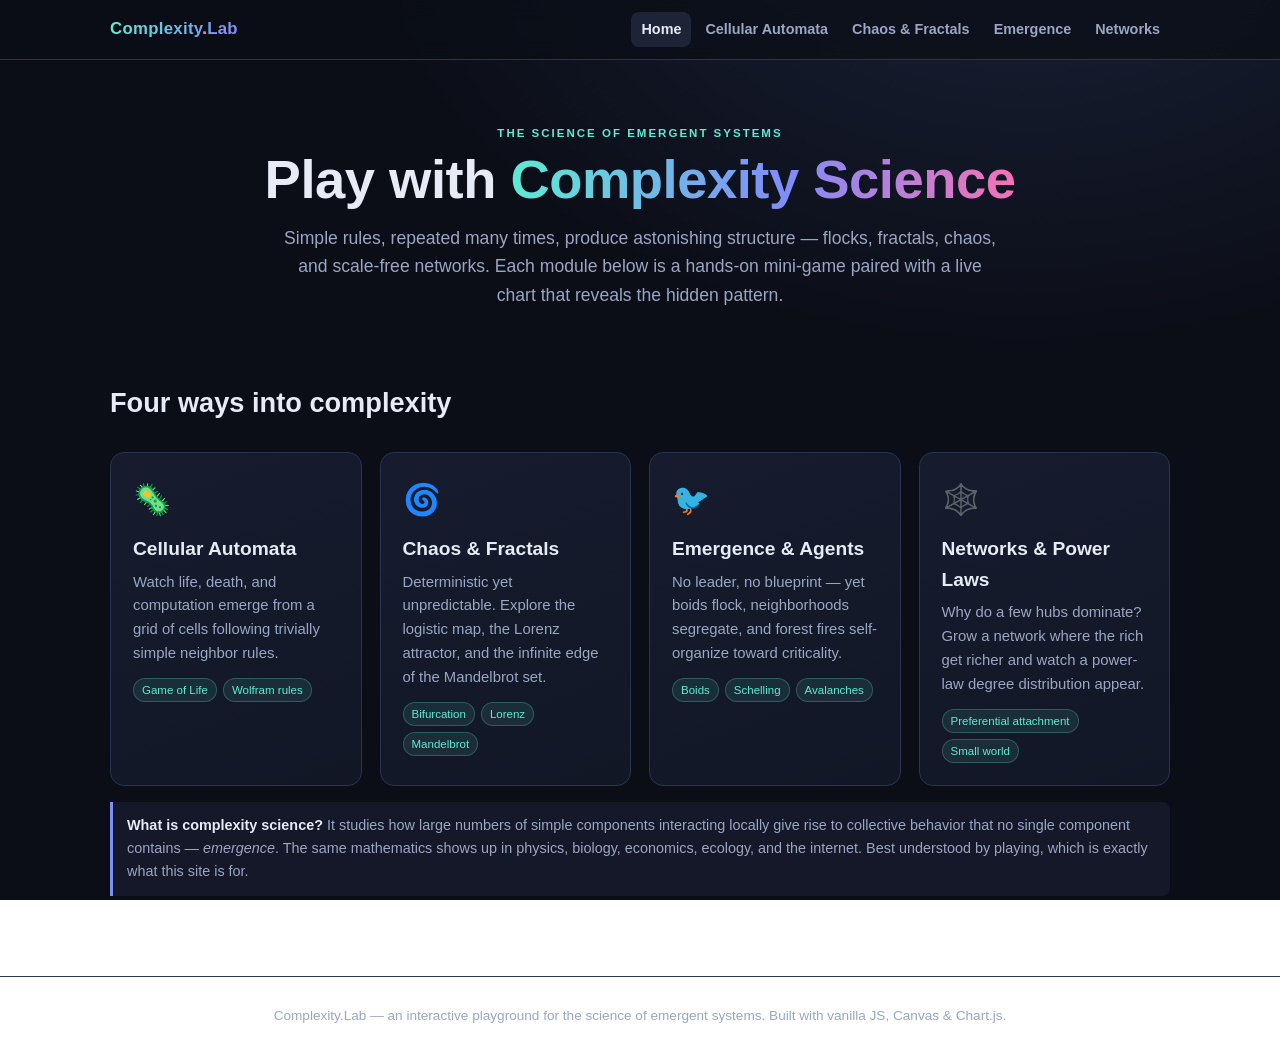
<file: complexity/index.html>
<!DOCTYPE html>
<html lang="en">
<head>
  <meta charset="UTF-8" />
  <meta name="viewport" content="width=device-width, initial-scale=1.0" />
  <title>Complexity.Lab — Interactive Complexity Science</title>
  <meta name="description" content="Explore complexity science through interactive mini-games and live charts: cellular automata, chaos, emergence, and networks." />
  <link rel="preconnect" href="https://fonts.googleapis.com" />
  <link rel="stylesheet" href="css/style.css" />
</head>
<body data-page="home">
  <main class="wrap">
    <section class="hero">
      <div class="eyebrow">The science of emergent systems</div>
      <h1>Play with <span class="grad">Complexity Science</span></h1>
      <p>
        Simple rules, repeated many times, produce astonishing structure — flocks,
        fractals, chaos, and scale-free networks. Each module below is a hands-on
        mini-game paired with a live chart that reveals the hidden pattern.
      </p>
    </section>

    <section class="page">
      <h2 class="section-title">Four ways into complexity</h2>
      <div class="card-grid">
        <a class="card" href="cellular-automata.html">
          <div class="emoji">🦠</div>
          <h3>Cellular Automata</h3>
          <p>Watch life, death, and computation emerge from a grid of cells following
             trivially simple neighbor rules.</p>
          <div class="tags">
            <span class="tag">Game of Life</span>
            <span class="tag">Wolfram rules</span>
          </div>
        </a>

        <a class="card" href="chaos-fractals.html">
          <div class="emoji">🌀</div>
          <h3>Chaos &amp; Fractals</h3>
          <p>Deterministic yet unpredictable. Explore the logistic map, the Lorenz
             attractor, and the infinite edge of the Mandelbrot set.</p>
          <div class="tags">
            <span class="tag">Bifurcation</span>
            <span class="tag">Lorenz</span>
            <span class="tag">Mandelbrot</span>
          </div>
        </a>

        <a class="card" href="emergence.html">
          <div class="emoji">🐦</div>
          <h3>Emergence &amp; Agents</h3>
          <p>No leader, no blueprint — yet boids flock, neighborhoods segregate, and
             forest fires self-organize toward criticality.</p>
          <div class="tags">
            <span class="tag">Boids</span>
            <span class="tag">Schelling</span>
            <span class="tag">Avalanches</span>
          </div>
        </a>

        <a class="card" href="networks.html">
          <div class="emoji">🕸️</div>
          <h3>Networks &amp; Power Laws</h3>
          <p>Why do a few hubs dominate? Grow a network where the rich get richer and
             watch a power-law degree distribution appear.</p>
          <div class="tags">
            <span class="tag">Preferential attachment</span>
            <span class="tag">Small world</span>
          </div>
        </a>
      </div>

      <div class="note">
        <b>What is complexity science?</b> It studies how large numbers of simple
        components interacting locally give rise to collective behavior that no single
        component contains — <i>emergence</i>. The same mathematics shows up in
        physics, biology, economics, ecology, and the internet. Best understood by
        playing, which is exactly what this site is for.
      </div>
    </section>
  </main>

  <script src="js/nav.js"></script>
</body>
</html>
</file>
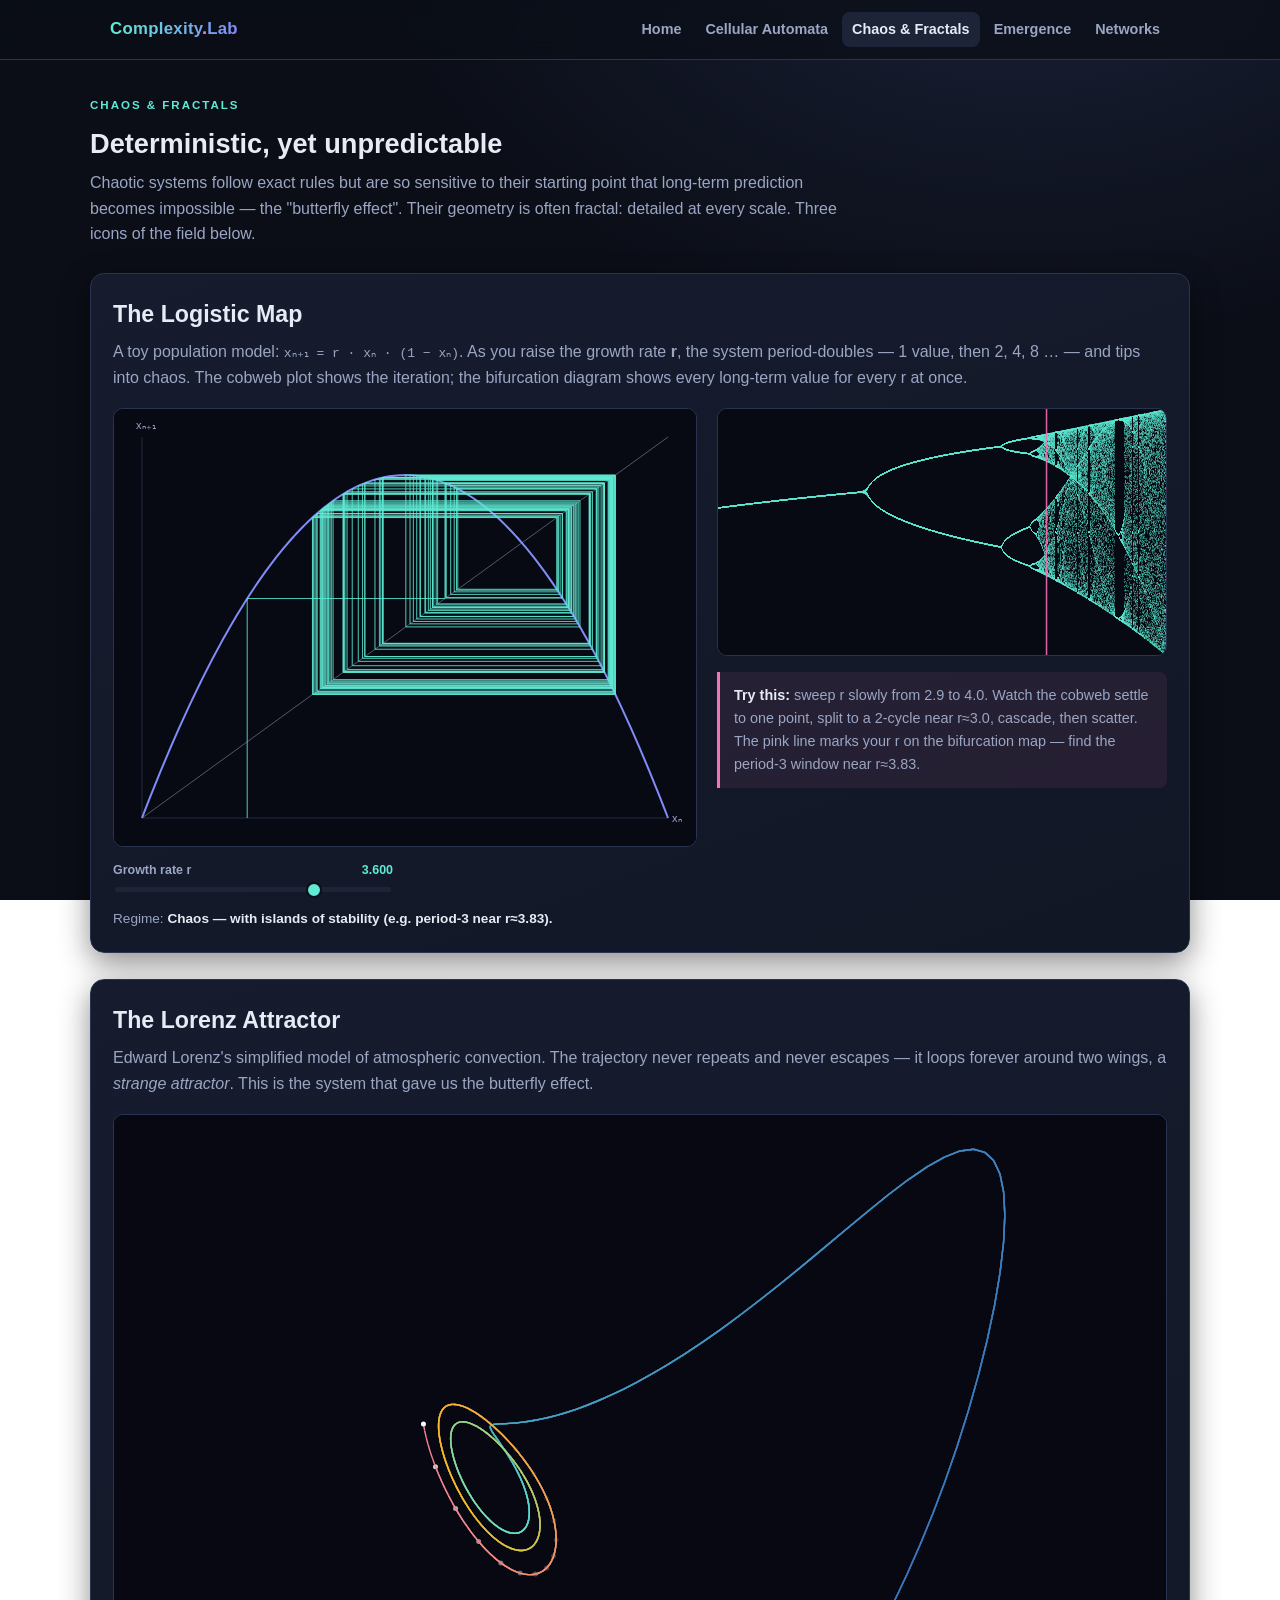
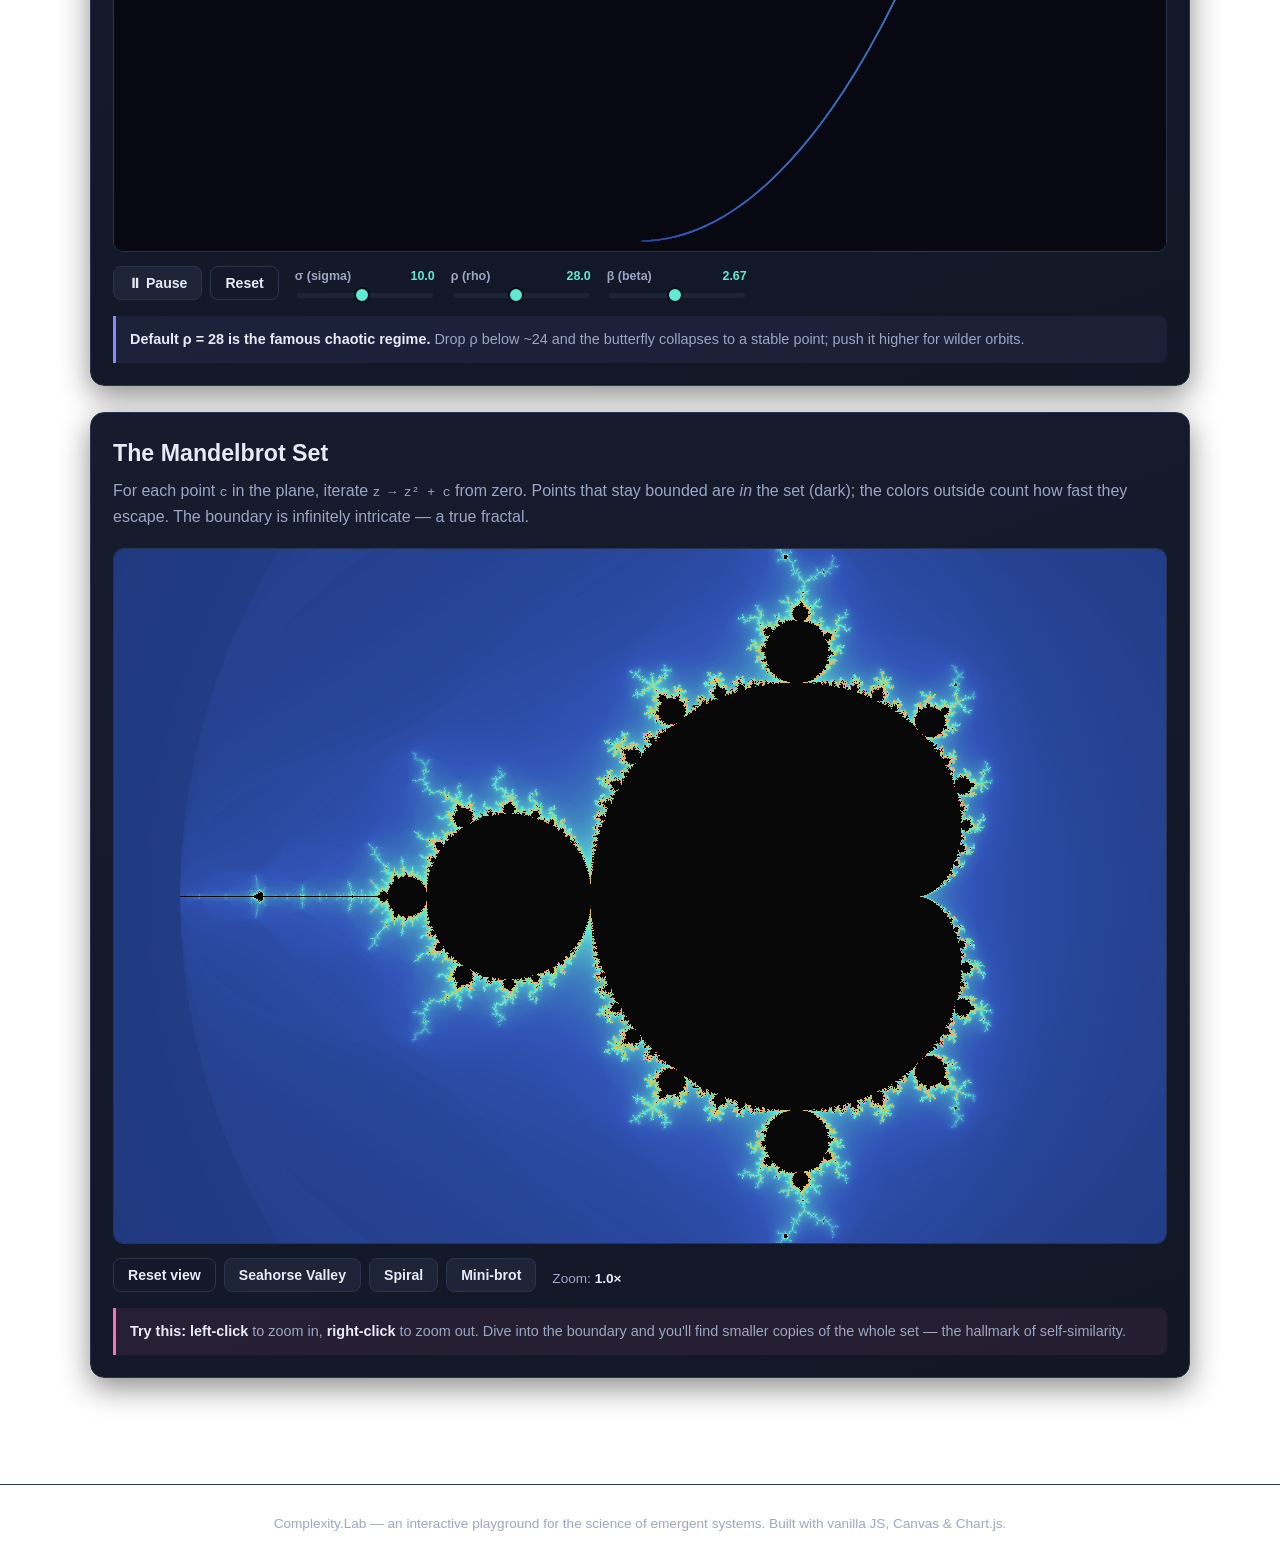
<file: complexity/chaos-fractals.html>
<!DOCTYPE html>
<html lang="en">
<head>
  <meta charset="UTF-8" />
  <meta name="viewport" content="width=device-width, initial-scale=1.0" />
  <title>Chaos &amp; Fractals — Complexity.Lab</title>
  <link rel="stylesheet" href="css/style.css" />
</head>
<body data-page="chaos">
  <main class="wrap page">
    <div class="eyebrow">Chaos &amp; Fractals</div>
    <h1 class="section-title">Deterministic, yet unpredictable</h1>
    <p class="page-intro">
      Chaotic systems follow exact rules but are so sensitive to their starting point
      that long-term prediction becomes impossible — the "butterfly effect". Their
      geometry is often fractal: detailed at every scale. Three icons of the field below.
    </p>

    <!-- ===================== Logistic Map ===================== -->
    <section class="module">
      <h2>The Logistic Map</h2>
      <p class="lead">
        A toy population model: <code>xₙ₊₁ = r · xₙ · (1 − xₙ)</code>. As you raise the
        growth rate <b>r</b>, the system period-doubles — 1 value, then 2, 4, 8 … — and
        tips into chaos. The cobweb plot shows the iteration; the bifurcation diagram
        shows every long-term value for every r at once.
      </p>

      <div class="module-grid split">
        <div>
          <div class="canvas-wrap"><canvas id="logi-cobweb"></canvas></div>
          <div class="controls">
            <div class="control" style="min-width:280px">
              <label for="logi-r">Growth rate r <span class="val" data-val="logi-r"></span></label>
              <input type="range" id="logi-r" min="2.5" max="4.0" step="0.001" value="3.6" />
            </div>
          </div>
          <div class="readout"><span>Regime: <b id="logi-regime"></b></span></div>
        </div>
        <div>
          <div class="canvas-wrap"><canvas id="logi-bif"></canvas></div>
          <div class="note try">
            <b>Try this:</b> sweep r slowly from 2.9 to 4.0. Watch the cobweb settle to
            one point, split to a 2-cycle near r≈3.0, cascade, then scatter. The pink
            line marks your r on the bifurcation map — find the period-3 window near
            r≈3.83.
          </div>
        </div>
      </div>
    </section>

    <!-- ===================== Lorenz ===================== -->
    <section class="module">
      <h2>The Lorenz Attractor</h2>
      <p class="lead">
        Edward Lorenz's simplified model of atmospheric convection. The trajectory never
        repeats and never escapes — it loops forever around two wings, a
        <i>strange attractor</i>. This is the system that gave us the butterfly effect.
      </p>
      <div class="canvas-wrap"><canvas id="lorenz-canvas"></canvas></div>
      <div class="controls">
        <div class="btn-row">
          <button class="btn" id="lorenz-play">⏸ Pause</button>
          <button class="btn ghost" id="lorenz-reset">Reset</button>
        </div>
        <div class="control"><label for="lorenz-sigma">σ (sigma) <span class="val" data-val="lorenz-sigma"></span></label>
          <input type="range" id="lorenz-sigma" min="1" max="20" step="0.1" value="10" /></div>
        <div class="control"><label for="lorenz-rho">ρ (rho) <span class="val" data-val="lorenz-rho"></span></label>
          <input type="range" id="lorenz-rho" min="1" max="60" step="0.1" value="28" /></div>
        <div class="control"><label for="lorenz-beta">β (beta) <span class="val" data-val="lorenz-beta"></span></label>
          <input type="range" id="lorenz-beta" min="0.5" max="5" step="0.01" value="2.67" /></div>
      </div>
      <div class="note">
        <b>Default ρ = 28 is the famous chaotic regime.</b> Drop ρ below ~24 and the
        butterfly collapses to a stable point; push it higher for wilder orbits.
      </div>
    </section>

    <!-- ===================== Mandelbrot ===================== -->
    <section class="module">
      <h2>The Mandelbrot Set</h2>
      <p class="lead">
        For each point <code>c</code> in the plane, iterate <code>z → z² + c</code> from
        zero. Points that stay bounded are <i>in</i> the set (dark); the colors outside
        count how fast they escape. The boundary is infinitely intricate — a true fractal.
      </p>
      <div class="canvas-wrap"><canvas id="mandel-canvas"></canvas></div>
      <div class="controls">
        <div class="btn-row">
          <button class="btn ghost" id="mandel-reset">Reset view</button>
          <button class="btn" data-mandel="-0.745,0.113,0.02">Seahorse Valley</button>
          <button class="btn" data-mandel="-0.16,1.0405,0.05">Spiral</button>
          <button class="btn" data-mandel="0.2815,0.5331,0.02">Mini-brot</button>
        </div>
        <div class="readout"><span>Zoom: <b id="mandel-zoom">1.0×</b></span></div>
      </div>
      <div class="note try">
        <b>Try this:</b> <b>left-click</b> to zoom in, <b>right-click</b> to zoom out.
        Dive into the boundary and you'll find smaller copies of the whole set — the
        hallmark of self-similarity.
      </div>
    </section>
  </main>

  <script src="js/utils.js"></script>
  <script src="js/nav.js"></script>
  <script src="js/sims/logistic.js"></script>
  <script src="js/sims/lorenz.js"></script>
  <script src="js/sims/mandelbrot.js"></script>
</body>
</html>
</file>
<file: complexity/css/style.css>
/* Complexity Science — shared theme */
:root {
  --bg: #0b0e17;
  --bg-soft: #121726;
  --panel: #161c2e;
  --panel-2: #1d2438;
  --border: #2a3450;
  --text: #e6ebf5;
  --muted: #9aa6c4;
  --accent: #5eead4;
  --accent-2: #818cf8;
  --accent-3: #f472b6;
  --warn: #fbbf24;
  --good: #34d399;
  --bad: #f87171;
  --shadow: 0 10px 30px rgba(0, 0, 0, 0.45);
  --radius: 14px;
}

* { box-sizing: border-box; }

html { scroll-behavior: smooth; }

body {
  margin: 0;
  font-family: "Inter", -apple-system, BlinkMacSystemFont, "Segoe UI", Roboto, Helvetica, Arial, sans-serif;
  background: radial-gradient(1200px 800px at 80% -10%, #1a2138 0%, var(--bg) 55%) fixed;
  color: var(--text);
  line-height: 1.6;
  -webkit-font-smoothing: antialiased;
}

a { color: var(--accent); text-decoration: none; }
a:hover { text-decoration: underline; }

/* ---------- Header / Nav ---------- */
.site-header {
  position: sticky;
  top: 0;
  z-index: 50;
  backdrop-filter: blur(10px);
  background: rgba(11, 14, 23, 0.72);
  border-bottom: 1px solid var(--border);
}
.nav-inner {
  max-width: 1100px;
  margin: 0 auto;
  padding: 12px 20px;
  display: flex;
  align-items: center;
  gap: 18px;
  flex-wrap: wrap;
}
.brand {
  font-weight: 800;
  letter-spacing: 0.3px;
  font-size: 1.05rem;
  background: linear-gradient(90deg, var(--accent), var(--accent-2));
  -webkit-background-clip: text;
  background-clip: text;
  color: transparent;
  white-space: nowrap;
}
.brand .dot { color: var(--accent-3); -webkit-text-fill-color: var(--accent-3); }
.nav-links { display: flex; gap: 4px; flex-wrap: wrap; margin-left: auto; }
.nav-links a {
  color: var(--muted);
  padding: 6px 10px;
  border-radius: 8px;
  font-size: 0.9rem;
  font-weight: 600;
}
.nav-links a:hover { color: var(--text); background: var(--panel-2); text-decoration: none; }
.nav-links a.active { color: var(--text); background: var(--panel-2); }

/* ---------- Layout ---------- */
.wrap { max-width: 1100px; margin: 0 auto; padding: 0 20px; }
.page { padding: 36px 0 80px; }

.hero { padding: 64px 0 28px; text-align: center; }
.hero h1 {
  font-size: clamp(2rem, 5vw, 3.4rem);
  line-height: 1.1;
  margin: 0 0 14px;
  letter-spacing: -0.5px;
}
.hero .grad {
  background: linear-gradient(90deg, var(--accent), var(--accent-2) 55%, var(--accent-3));
  -webkit-background-clip: text;
  background-clip: text;
  color: transparent;
}
.hero p { max-width: 720px; margin: 0 auto; color: var(--muted); font-size: 1.1rem; }

.section-title { font-size: 1.7rem; margin: 8px 0 4px; }
.page-intro { color: var(--muted); max-width: 760px; margin: 0 0 26px; }

.eyebrow {
  text-transform: uppercase;
  letter-spacing: 2px;
  font-size: 0.72rem;
  font-weight: 700;
  color: var(--accent);
  margin-bottom: 8px;
}

/* ---------- Cards (hub) ---------- */
.card-grid {
  display: grid;
  grid-template-columns: repeat(auto-fit, minmax(250px, 1fr));
  gap: 18px;
  margin-top: 28px;
}
.card {
  display: block;
  background: linear-gradient(160deg, var(--panel), var(--bg-soft));
  border: 1px solid var(--border);
  border-radius: var(--radius);
  padding: 22px;
  color: var(--text);
  transition: transform 0.18s ease, border-color 0.18s ease, box-shadow 0.18s ease;
}
.card:hover {
  transform: translateY(-4px);
  border-color: var(--accent-2);
  box-shadow: var(--shadow);
  text-decoration: none;
}
.card .emoji { font-size: 1.9rem; }
.card h3 { margin: 10px 0 6px; font-size: 1.2rem; }
.card p { margin: 0; color: var(--muted); font-size: 0.93rem; }
.card .tags { margin-top: 12px; display: flex; gap: 6px; flex-wrap: wrap; }

.tag {
  font-size: 0.72rem;
  color: var(--accent);
  background: rgba(94, 234, 212, 0.1);
  border: 1px solid rgba(94, 234, 212, 0.25);
  padding: 2px 8px;
  border-radius: 999px;
}

/* ---------- Module (sim block) ---------- */
.module {
  background: linear-gradient(160deg, var(--panel), var(--bg-soft));
  border: 1px solid var(--border);
  border-radius: var(--radius);
  padding: 22px;
  margin: 26px 0;
  box-shadow: var(--shadow);
}
.module h2 { margin: 0 0 6px; font-size: 1.45rem; }
.module .lead { color: var(--muted); margin: 0 0 18px; }

.module-grid {
  display: grid;
  grid-template-columns: 1fr;
  gap: 20px;
}
@media (min-width: 860px) {
  .module-grid.split { grid-template-columns: 1.3fr 1fr; align-items: start; }
}

.canvas-wrap {
  position: relative;
  background: #070a12;
  border: 1px solid var(--border);
  border-radius: 10px;
  overflow: hidden;
}
canvas { display: block; width: 100%; height: auto; }

.chart-box {
  background: #070a12;
  border: 1px solid var(--border);
  border-radius: 10px;
  padding: 10px;
  min-height: 220px;
}
.chart-box.tall { min-height: 300px; }

/* ---------- Controls ---------- */
.controls {
  display: flex;
  flex-wrap: wrap;
  gap: 10px 16px;
  align-items: center;
  margin: 14px 0;
}
.control { display: flex; flex-direction: column; gap: 4px; min-width: 140px; }
.control label { font-size: 0.78rem; color: var(--muted); font-weight: 600; display: flex; justify-content: space-between; gap: 10px; }
.control label .val { color: var(--accent); font-variant-numeric: tabular-nums; }

input[type="range"] {
  -webkit-appearance: none;
  appearance: none;
  height: 5px;
  border-radius: 999px;
  background: var(--panel-2);
  outline: none;
}
input[type="range"]::-webkit-slider-thumb {
  -webkit-appearance: none;
  width: 16px; height: 16px;
  border-radius: 50%;
  background: var(--accent);
  cursor: pointer;
  border: 2px solid #0b0e17;
}
input[type="range"]::-moz-range-thumb {
  width: 16px; height: 16px;
  border-radius: 50%;
  background: var(--accent);
  cursor: pointer;
  border: 2px solid #0b0e17;
}

button.btn, select {
  background: var(--panel-2);
  color: var(--text);
  border: 1px solid var(--border);
  border-radius: 8px;
  padding: 8px 14px;
  font-size: 0.88rem;
  font-weight: 600;
  cursor: pointer;
  font-family: inherit;
  transition: background 0.15s ease, border-color 0.15s ease;
}
button.btn:hover { background: var(--accent-2); border-color: var(--accent-2); color: #0b0e17; }
button.btn.primary { background: var(--accent); border-color: var(--accent); color: #06231f; }
button.btn.primary:hover { filter: brightness(1.08); }
button.btn.ghost { background: transparent; }
select { cursor: pointer; }
select:focus { outline: 1px solid var(--accent-2); }

.btn-row { display: flex; gap: 8px; flex-wrap: wrap; align-items: center; }

.readout {
  display: flex;
  gap: 18px;
  flex-wrap: wrap;
  margin: 8px 0 0;
  font-size: 0.85rem;
  color: var(--muted);
}
.readout b { color: var(--text); font-variant-numeric: tabular-nums; }

.note {
  margin-top: 16px;
  padding: 12px 14px;
  border-left: 3px solid var(--accent-2);
  background: rgba(129, 140, 248, 0.08);
  border-radius: 0 8px 8px 0;
  font-size: 0.9rem;
  color: var(--muted);
}
.note b { color: var(--text); }
.note.try { border-left-color: var(--accent-3); background: rgba(244, 114, 182, 0.08); }

/* ---------- Footer ---------- */
.site-footer {
  border-top: 1px solid var(--border);
  padding: 28px 0;
  text-align: center;
  color: var(--muted);
  font-size: 0.85rem;
}

.hidden { display: none !important; }
</file>
